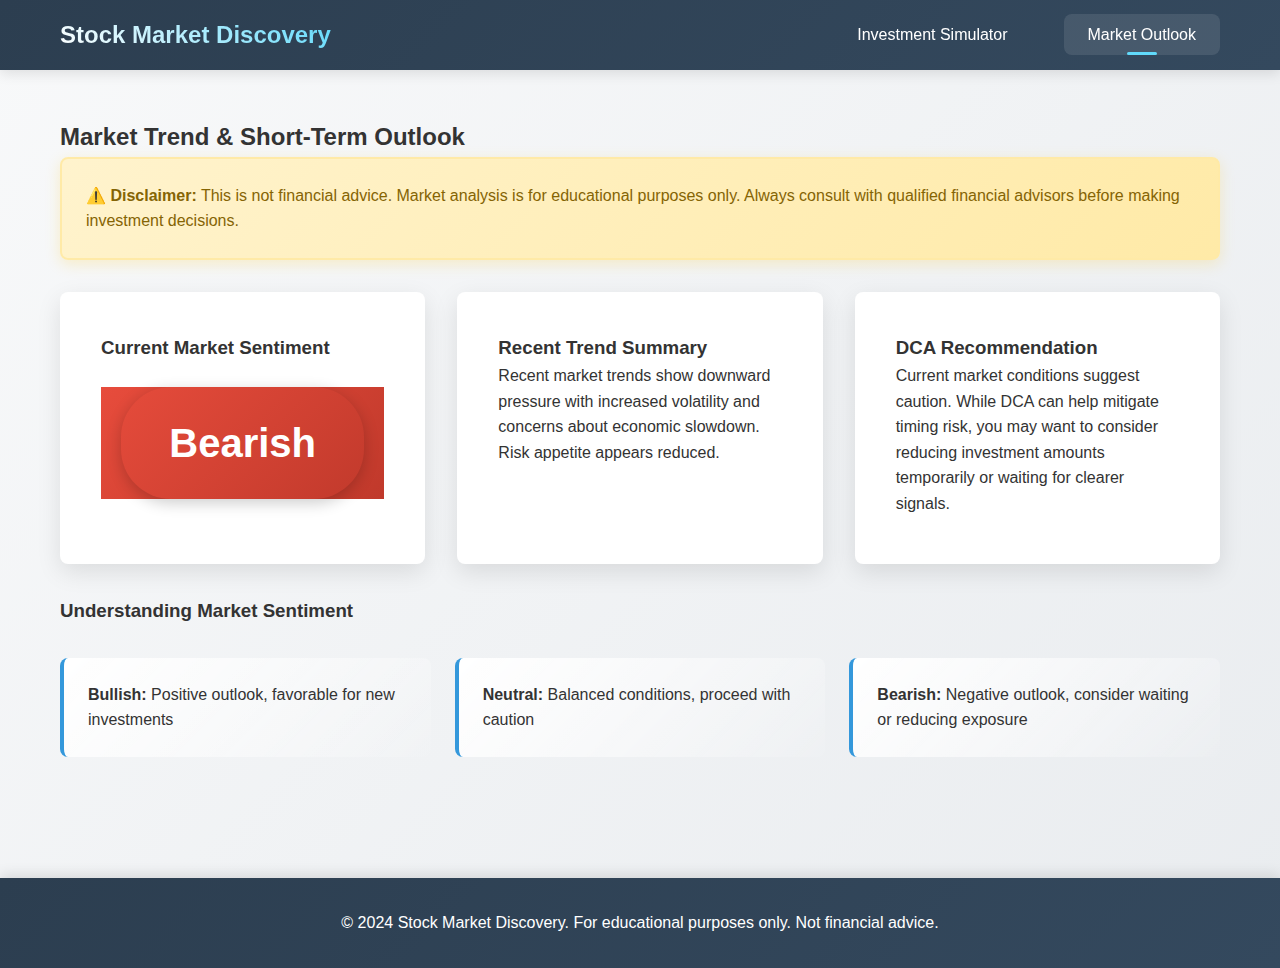
<file: market.html>
<!DOCTYPE html>
<html lang="en">
<head>
    <meta charset="UTF-8">
    <meta name="viewport" content="width=device-width, initial-scale=1.0">
    <title>Stock Market Discovery - Market Outlook</title>
    <link rel="stylesheet" href="css/styles.css">
</head>
<body>
    <header>
        <nav>
            <div class="nav-container">
                <h1>Stock Market Discovery</h1>
                <ul>
                    <li><a href="index.html">Investment Simulator</a></li>
                    <li><a href="market.html" class="active">Market Outlook</a></li>
                </ul>
            </div>
        </nav>
    </header>

    <main>
        <div class="container">
            <h2>Market Trend & Short-Term Outlook</h2>

            <div class="disclaimer">
                <strong>⚠️ Disclaimer:</strong> This is not financial advice. Market analysis is for educational purposes only.
                Always consult with qualified financial advisors before making investment decisions.
            </div>

            <div class="market-overview">
                <div class="sentiment-card">
                    <h3>Current Market Sentiment</h3>
                    <div class="sentiment-indicator" id="sentiment-indicator">
                        <span class="sentiment-label" id="sentiment-label">Loading...</span>
                    </div>
                </div>

                <div class="trend-summary">
                    <h3>Recent Trend Summary</h3>
                    <p id="trend-summary">
                        Analyzing market data...
                    </p>
                </div>

                <div class="recommendation-card">
                    <h3>DCA Recommendation</h3>
                    <p id="dca-recommendation">
                        Evaluating current conditions...
                    </p>
                </div>
            </div>

            <div class="market-explanation">
                <h3>Understanding Market Sentiment</h3>
                <div class="sentiment-explanation">
                    <div class="sentiment-item">
                        <strong>Bullish:</strong> Positive outlook, favorable for new investments
                    </div>
                    <div class="sentiment-item">
                        <strong>Neutral:</strong> Balanced conditions, proceed with caution
                    </div>
                    <div class="sentiment-item">
                        <strong>Bearish:</strong> Negative outlook, consider waiting or reducing exposure
                    </div>
                </div>
            </div>
        </div>
    </main>

    <footer>
        <p>&copy; 2024 Stock Market Discovery. For educational purposes only. Not financial advice.</p>
    </footer>

    <script src="js/market.js"></script>
</body>
</html>
</file>
<file: css/styles.css>
/* CSS Variables for theming */
:root {
    --bg-color: #f8f9fa;
    --text-color: #333;
    --header-bg: #2c3e50;
    --header-text: white;
    --card-bg: white;
    --card-shadow: rgba(0,0,0,0.1);
    --input-bg: #f8f9fa;
    --input-border: #ddd;
    --button-bg: #3498db;
    --button-hover: #2980b9;
    --accent: #2c3e50;
    --success: #27ae60;
    --warning: #f39c12;
    --danger: #e74c3c;
    --border-radius: 8px;
    --transition: all 0.3s ease;
}

[data-theme="dark"] {
    --bg-color: #1a1a1a;
    --text-color: #e0e0e0;
    --header-bg: #2c3e50;
    --header-text: white;
    --card-bg: #2d2d2d;
    --card-shadow: rgba(0,0,0,0.3);
    --input-bg: #3a3a3a;
    --input-border: #555;
    --button-bg: #3498db;
    --button-hover: #2980b9;
    --accent: #61dafb;
}

/* Reset and base styles */
* {
    margin: 0;
    padding: 0;
    box-sizing: border-box;
}

body {
    font-family: 'Segoe UI', Tahoma, Geneva, Verdana, sans-serif;
    line-height: 1.6;
    color: var(--text-color);
    background: linear-gradient(135deg, var(--bg-color) 0%, #e9ecef 100%);
    transition: var(--transition);
    min-height: 100vh;
}

.container {
    max-width: 1200px;
    margin: 0 auto;
    padding: 0 20px;
}

/* Header and Navigation */
header {
    background: linear-gradient(135deg, var(--header-bg) 0%, #34495e 100%);
    color: var(--header-text);
    padding: 1rem 0;
    box-shadow: 0 4px 12px var(--card-shadow);
    position: sticky;
    top: 0;
    z-index: 100;
}

.nav-container {
    max-width: 1200px;
    margin: 0 auto;
    padding: 0 20px;
    display: flex;
    justify-content: space-between;
    align-items: center;
}

.nav-container h1 {
    font-size: 1.5rem;
    font-weight: 700;
    background: linear-gradient(45deg, #fff, #61dafb);
    -webkit-background-clip: text;
    -webkit-text-fill-color: transparent;
    background-clip: text;
}

.nav-right {
    display: flex;
    align-items: center;
    gap: 1.5rem;
}

.theme-toggle {
    background: none;
    border: 2px solid rgba(255,255,255,0.2);
    border-radius: 50%;
    width: 40px;
    height: 40px;
    cursor: pointer;
    display: flex;
    align-items: center;
    justify-content: center;
    transition: var(--transition);
    color: white;
}

.theme-toggle:hover {
    border-color: rgba(255,255,255,0.5);
    transform: scale(1.1);
}

.theme-icon {
    font-size: 1.2rem;
    transition: var(--transition);
}

nav ul {
    list-style: none;
    display: flex;
    gap: 2rem;
}

nav a {
    color: var(--header-text);
    text-decoration: none;
    padding: 0.75rem 1.5rem;
    border-radius: var(--border-radius);
    transition: var(--transition);
    font-weight: 500;
    position: relative;
}

nav a:hover,
nav a.active {
    background-color: rgba(255,255,255,0.1);
    transform: translateY(-2px);
}

nav a.active::after {
    content: '';
    position: absolute;
    bottom: 0;
    left: 50%;
    transform: translateX(-50%);
    width: 30px;
    height: 3px;
    background: #61dafb;
    border-radius: 2px;
}

/* Main content */
main {
    min-height: calc(100vh - 140px);
    padding: 3rem 0;
}

/* Simulator styles */
.simulator-container {
    display: grid;
    grid-template-columns: 1fr 3fr;
    gap: 2rem;
    margin-bottom: 2rem;
}

.inputs-section,
.results-section {
    background: var(--card-bg);
    padding: 2.5rem;
    border-radius: var(--border-radius);
    box-shadow: 0 8px 25px var(--card-shadow);
    border: 1px solid rgba(255,255,255,0.1);
    transition: var(--transition);
}

.inputs-section:hover,
.results-section:hover {
    transform: translateY(-5px);
    box-shadow: 0 12px 35px var(--card-shadow);
}

.input-group {
    margin-bottom: 2rem;
}

.input-group label {
    display: block;
    margin-bottom: 0.75rem;
    font-weight: 600;
    color: var(--text-color);
    font-size: 0.95rem;
}

.input-group input,
.input-group select {
    width: 100%;
    padding: 1rem;
    border: 2px solid var(--input-border);
    border-radius: var(--border-radius);
    font-size: 1.1rem;
    background: var(--input-bg);
    color: var(--text-color);
    transition: var(--transition);
    outline: none;
}

.input-group input:focus,
.input-group select:focus {
    border-color: var(--button-bg);
    box-shadow: 0 0 0 3px rgba(52, 152, 219, 0.1);
    transform: scale(1.02);
}

.results-grid {
    display: grid;
    grid-template-columns: repeat(auto-fit, minmax(220px, 1fr));
    gap: 1.5rem;
    margin-bottom: 2rem;
}

.result-item {
    text-align: center;
    padding: 1.5rem;
    background: linear-gradient(135deg, var(--card-bg) 0%, rgba(255,255,255,0.05) 100%);
    border-radius: var(--border-radius);
    border: 1px solid rgba(255,255,255,0.1);
    transition: var(--transition);
}

.result-item:hover {
    transform: translateY(-3px);
    box-shadow: 0 6px 20px var(--card-shadow);
}

.result-label {
    font-size: 0.9rem;
    color: var(--text-color);
    opacity: 0.8;
    margin-bottom: 0.75rem;
    text-transform: uppercase;
    letter-spacing: 0.5px;
}

.result-value {
    font-size: 2rem;
    font-weight: 700;
    color: var(--accent);
    text-shadow: 0 2px 4px rgba(0,0,0,0.1);
}

.chart-container {
    height: 720px;
    margin-top: 2rem;
    background: var(--card-bg);
    border-radius: var(--border-radius);
    padding: 1rem;
    box-shadow: 0 4px 15px var(--card-shadow);
}

.milestones {
    margin-top: 1rem;
    padding: 0.85rem 1rem;
    background: linear-gradient(135deg, rgba(0,0,0,0.03) 0%, rgba(0,0,0,0.02) 100%);
    border-radius: 8px;
}

.milestone-list {
    display: flex;
    gap: 1rem;
    flex-wrap: wrap;
    margin-top: 0.5rem;
}

.milestone-item {
    background: rgba(52,152,219,0.06);
    padding: 0.6rem 0.9rem;
    border-radius: 6px;
    font-weight: 600;
    color: var(--accent);
    border: 1px solid rgba(52,152,219,0.12);
}

.milestone-item {
    font-size: 0.95rem;
}

/* Market page styles */
.market-overview {
    display: grid;
    grid-template-columns: repeat(auto-fit, minmax(320px, 1fr));
    gap: 2rem;
    margin-bottom: 2rem;
}

.sentiment-card,
.trend-summary,
.recommendation-card {
    background: var(--card-bg);
    padding: 2.5rem;
    border-radius: var(--border-radius);
    box-shadow: 0 8px 25px var(--card-shadow);
    border: 1px solid rgba(255,255,255,0.1);
    transition: var(--transition);
}

.sentiment-card:hover,
.trend-summary:hover,
.recommendation-card:hover {
    transform: translateY(-5px);
    box-shadow: 0 12px 35px var(--card-shadow);
}

.sentiment-indicator {
    text-align: center;
    margin: 1.5rem 0;
}

.sentiment-label {
    font-size: 2.5rem;
    font-weight: bold;
    padding: 1.5rem 3rem;
    border-radius: 50px;
    display: inline-block;
    box-shadow: 0 4px 15px rgba(0,0,0,0.2);
    transition: var(--transition);
}

.sentiment-bullish {
    background: linear-gradient(135deg, #27ae60 0%, #2ecc71 100%);
    color: white;
    animation: pulse-green 2s infinite;
}

.sentiment-neutral {
    background: linear-gradient(135deg, #f39c12 0%, #e67e22 100%);
    color: white;
    animation: pulse-orange 2s infinite;
}

.sentiment-bearish {
    background: linear-gradient(135deg, #e74c3c 0%, #c0392b 100%);
    color: white;
    animation: pulse-red 2s infinite;
}

@keyframes pulse-green {
    0%, 100% { transform: scale(1); }
    50% { transform: scale(1.05); }
}

@keyframes pulse-orange {
    0%, 100% { transform: scale(1); }
    50% { transform: scale(1.05); }
}

@keyframes pulse-red {
    0%, 100% { transform: scale(1); }
    50% { transform: scale(1.05); }
}

.sentiment-explanation {
    display: grid;
    grid-template-columns: repeat(auto-fit, minmax(220px, 1fr));
    gap: 1.5rem;
    margin-top: 2rem;
}

.sentiment-item {
    padding: 1.5rem;
    background: linear-gradient(135deg, var(--card-bg) 0%, rgba(255,255,255,0.05) 100%);
    border-radius: var(--border-radius);
    border-left: 4px solid var(--button-bg);
    transition: var(--transition);
}

.sentiment-item:hover {
    transform: translateY(-2px);
    box-shadow: 0 4px 15px var(--card-shadow);
}

/* Disclaimer */
.disclaimer {
    background: linear-gradient(135deg, #fff3cd 0%, #ffeaa7 100%);
    border: 2px solid #ffeaa7;
    border-radius: var(--border-radius);
    padding: 1.5rem;
    margin-bottom: 2rem;
    color: #856404;
    font-weight: 500;
    box-shadow: 0 4px 15px rgba(255, 193, 7, 0.2);
}

/* Assumptions section */
.assumptions {
    background: var(--card-bg);
    padding: 2.5rem;
    border-radius: var(--border-radius);
    box-shadow: 0 8px 25px var(--card-shadow);
    border: 1px solid rgba(255,255,255,0.1);
}

.assumptions ul {
    padding-left: 1.5rem;
}

.assumptions li {
    margin-bottom: 0.75rem;
    color: var(--text-color);
    opacity: 0.9;
}

/* Footer */
footer {
    background: linear-gradient(135deg, var(--header-bg) 0%, #34495e 100%);
    color: var(--header-text);
    text-align: center;
    padding: 2rem 0;
    margin-top: 3rem;
    box-shadow: 0 -4px 12px var(--card-shadow);
}

/* Responsive design */
@media (max-width: 768px) {
    .nav-container {
        flex-direction: column;
        gap: 1.5rem;
    }

    .nav-right {
        width: 100%;
        justify-content: space-between;
    }

    nav ul {
        gap: 1rem;
    }

    .simulator-container {
        grid-template-columns: 1fr;
    }

    .market-overview {
        grid-template-columns: 1fr;
    }

    .results-grid {
        grid-template-columns: 1fr;
    }

    .sentiment-explanation {
        grid-template-columns: 1fr;
    }

    .result-value {
        font-size: 1.5rem;
    }

    .sentiment-label {
        font-size: 2rem;
        padding: 1rem 2rem;
    }
}

/* Dark mode toggle animation */
.theme-toggle.rotated .theme-icon {
    transform: rotate(180deg);
}
</file>
